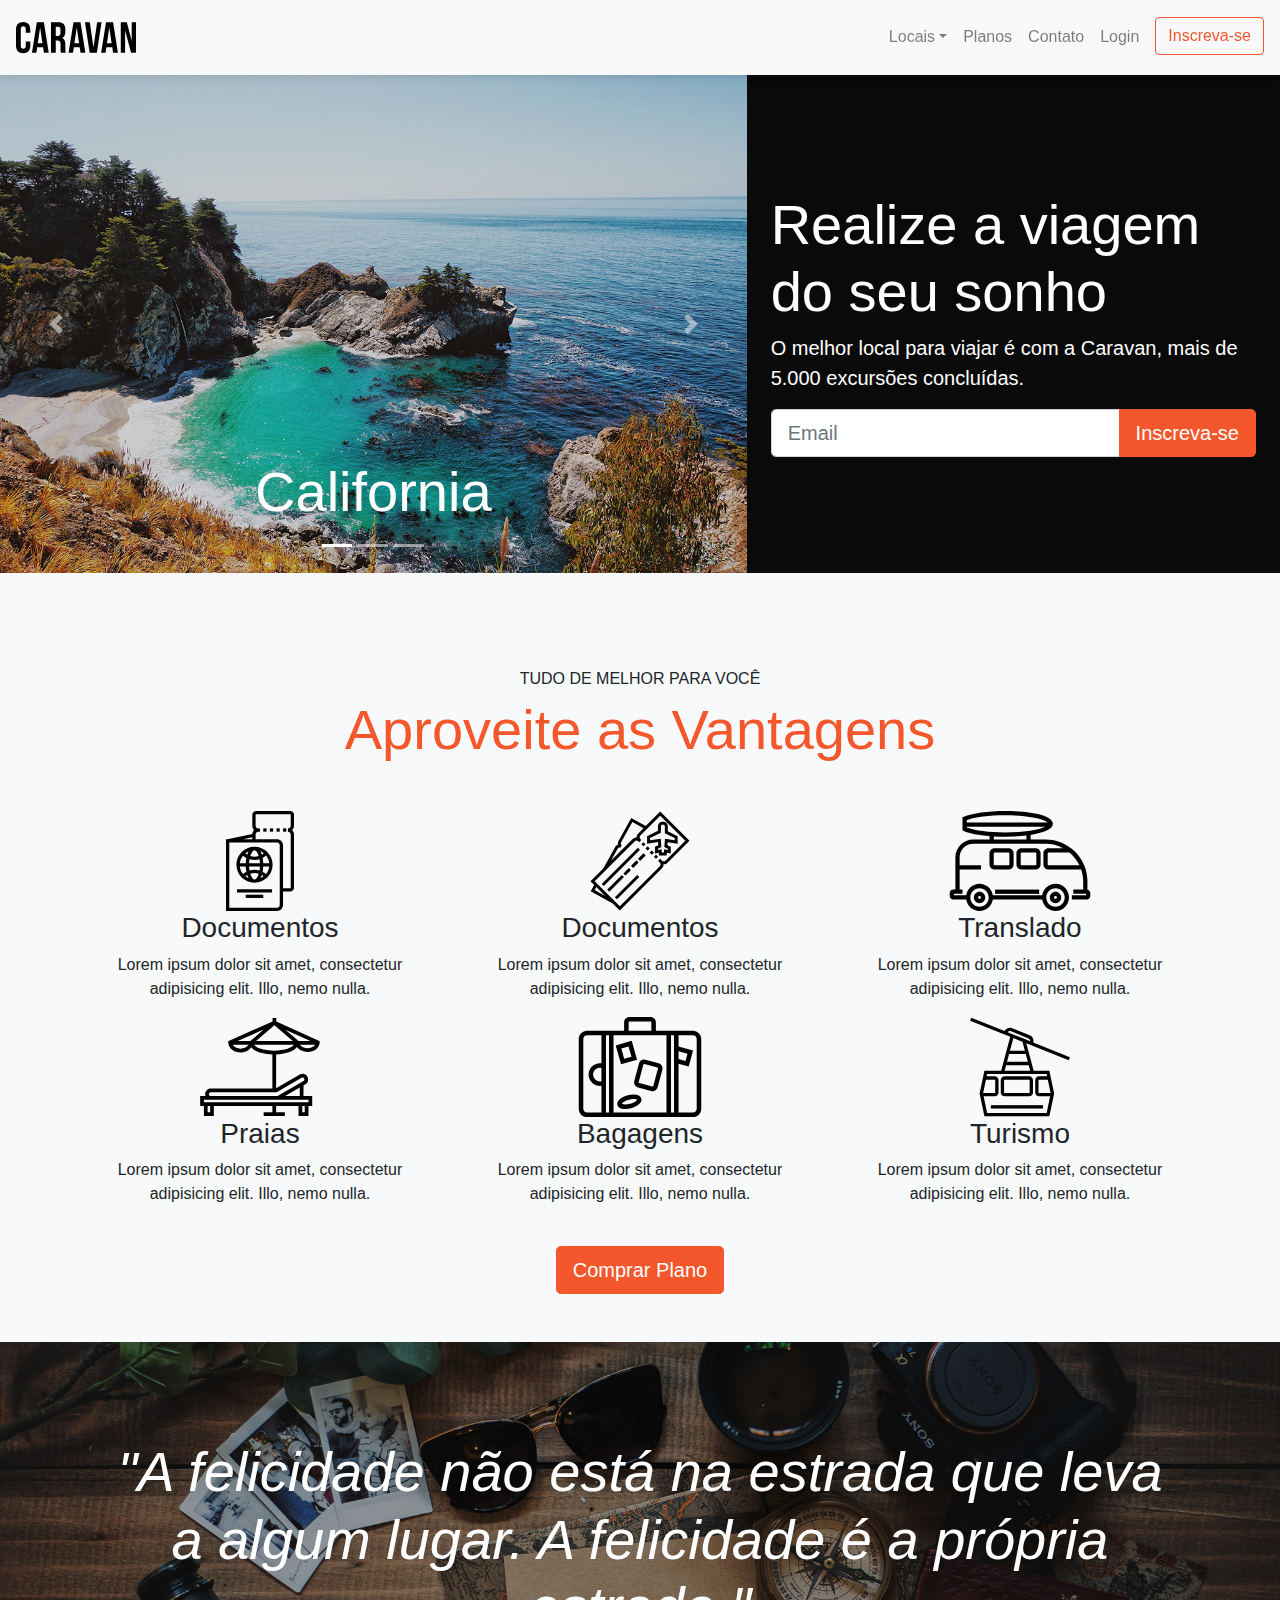
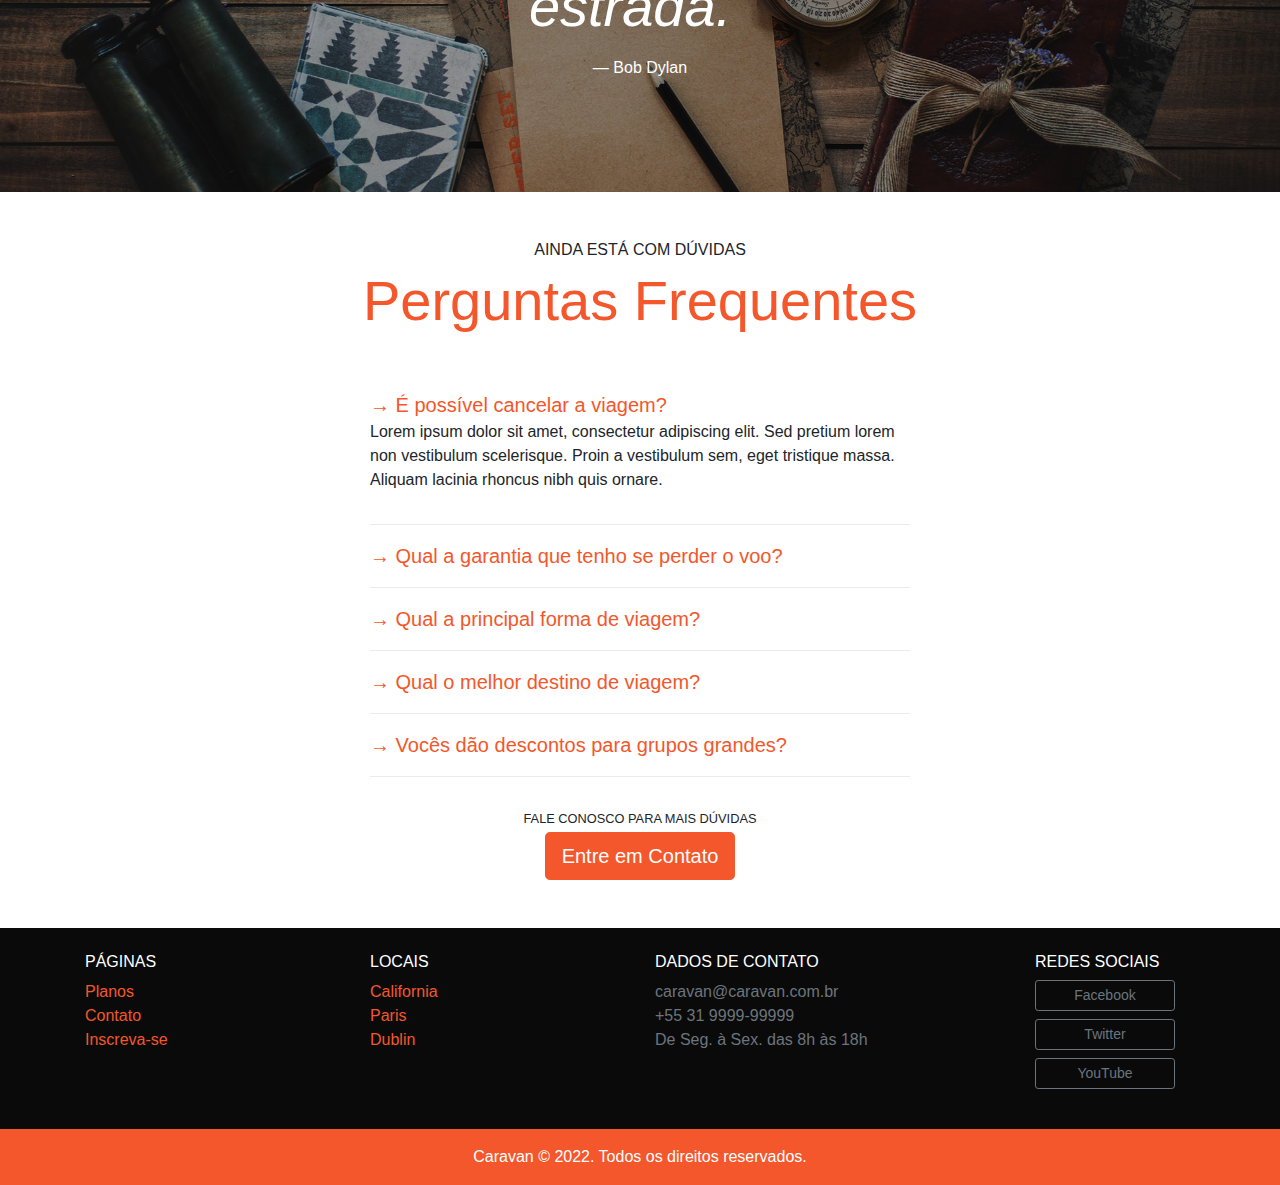
<file: index.html>
<!DOCTYPE html>
<html lang="pt-br">
<head>
    <meta charset="UTF-8">
    <meta http-equiv="X-UA-Compatible" content="IE=edge">
    <meta name="viewport" content="width=device-width, initial-scale=1.0">
    <link rel="stylesheet" href="css/bootstrap.css">
    <link rel="stylesheet" href="css/style.css">
    <title>Caravan</title>
</head>
<body>

    <div class="modal fade" id="modalLogin" tabindex="-1" role="dialog" aria-labelledby="modalLogin" aria-hidden="true">
        <div class="modal-dialog" role="document">
            <div class="modal-content">
                <div class="modal-header">
                    <h5 class="modal-title" id="modalLogin">Entre na Sua Conta</h5>
                    <button type="button" class="close" data-dismiss="modal" aria-label="Close">
                        <span aria-hidden="true">&times;</span>
                    </button>
                </div>
                <div class="modal-body">
                    <form>
                        <div class="form-group">
                            <label for="loginEmail">Email</label>
                            <input type="email" class="form-control" id="loginEmail">
                        </div>
                        <div class="form-group">
                            <label for="loginSenha">Senha</label>
                            <input type="password" class="form-control" id="loginSenha">
                        </div>
                        <button type="submit" class="btn btn-primary">Entrar na Conta</button>
                        <small class="form-text text-muted">Esqueceu a senha? <a href="#">Clique aqui.</a></small>
                    </form>
                </div>
            </div>
        </div>
    </div>

    <nav class="navbar navbar-expand-md navbar-light bg-light fixed-top py-3 box-shadow">
        <a href="index.html" class="navbar-brand">
            <img src="img/caravan.svg" alt="Caravan">
        </a>
        
        <button class="navbar-toggler" type="button" data-toggle="collapse" data-target="#navbarSupportedContent" aria-controls="navbarSupportedContent" aria-expanded="false" aria-label="Abrir Navegação">
            <span class="navbar-toggler-icon"></span>
        </button>
        
        <div class="collapse navbar-collapse" id="navbarSupportedContent">
            <ul class="navbar-nav ml-auto">
                <li class="nav-item dropdown">
                    <a class="nav-link dropdown-toggle" href="#" id="navbarDropdown" role="button" data-toggle="dropdown" aria-haspopup="true" aria-expanded="false">Locais</a>
                    <div class="dropdown-menu" aria-labelledby="navbarDropdown">
                        <a class="dropdown-item" href="local.html">California</a>
                        <a class="dropdown-item" href="local.html">Paris</a>
                        <a class="dropdown-item" href="local.html">Dublin</a>
                    </div>
                </li>
                <li class="nav-item">
                    <a class="nav-link" href="planos.html">Planos</a>
                </li>
                <li class="nav-item">
                    <a class="nav-link" href="contato.html">Contato</a>
                </li>
                <li class="nav-item">
                    <a class="nav-link" data-toggle="modal" data-target="#modalLogin" href="#">Login</a>
                </li>
                <li class="nav-item">
                    <a class="btn btn-outline-primary ml-md-2" href="inscricao.html">Inscreva-se</a>
                </li>
            </ul>
        </div>
    </nav>

    <section class="container-fluid">
        <div class="row bg-dark text-white">
            <div class="col-lg-7 p-0">
                <div id="carouselCidades" class="carousel slide" data-ride="carousel">
                    <ol class="carousel-indicators">
                        <li data-target="#carouselCidades" data-slide-to="0" class="active"></li>
                        <li data-target="#carouselCidades" data-slide-to="1"></li>
                        <li data-target="#carouselCidades" data-slide-to="2"></li>
                    </ol>
                    <div class="carousel-inner">
                        <div class="carousel-item active">
                            <img class="d-block w-100" src="img/california.jpg" alt="California">
                            <div class="carousel-caption">
                                <h3 class="display-4">California</h3>
                            </div>
                        </div>
                        <div class="carousel-item">
                            <img class="d-block w-100" src="img/paris.jpg" alt="Paris">
                            <div class="carousel-caption">
                                <h3 class="display-4">Paris</h3>
                            </div>
                        </div>
                        <div class="carousel-item">
                            <img class="d-block w-100" src="img/dublin.jpg" alt="Dublin">
                            <div class="carousel-caption">
                                <h3 class="display-4">Dublin</h3>
                            </div>
                        </div>
                    </div>
                    <a class="carousel-control-prev" href="#carouselCidades" role="button" data-slide="prev">
                        <span class="carousel-control-prev-icon" aria-hidden="true"></span>
                        <span class="sr-only">Anterior</span>
                    </a>
                    <a class="carousel-control-next" href="#carouselCidades" role="button" data-slide="next">
                        <span class="carousel-control-next-icon" aria-hidden="true"></span>
                        <span class="sr-only">Próximo</span>
                    </a>
                </div>
            </div>
            <div class="col-lg-5 p-4 align-self-center">
                <h1 class="display-4">Realize a viagem do seu sonho</h1>
                <p class="lead">O melhor local para viajar é com a Caravan, mais de 5.000 excursões concluídas.</p>
                <form>
                    <div class="input-group input-group-lg">
                        <input type="text" class="form-control" placeholder="Email" aria-label="Email">
                        <span class="input-group-append">
                            <button class="btn btn-primary" type="button">Inscreva-se</button>
                        </span>
                    </div>
                </form>
            </div>
        </div>
    </section>

    <section class="py-5 bg-light text-center">
        <div class="container">
            <div class="my-5">
                <span class="h6 d-block">TUDO DE MELHOR PARA VOCÊ</span>
                <h2 class="display-4 text-primary">Aproveite as Vantagens</h2>
            </div>
            <div class="row">
                <div class="col-xl-4 col-md-6">
                    <div style="height: 100px;" class="d-flex justify-content-center">
                        <img src="img/icones/passaporte.svg" alt="Passaporte">
                    </div>
                    <h3>Documentos</h3>
                    <p>Lorem ipsum dolor sit amet, consectetur adipisicing elit. Illo, nemo nulla.</p>
                </div>

                <div class="col-xl-4 col-md-6">
                    <div style="height: 100px;" class="d-flex justify-content-center">
                        <img src="img/icones/passagens.svg" alt="Passagens">
                    </div>
                    <h3>Documentos</h3>
                    <p>Lorem ipsum dolor sit amet, consectetur adipisicing elit. Illo, nemo nulla.</p>
                </div>

                <div class="col-xl-4 col-md-6">
                    <div style="height: 100px;" class="d-flex justify-content-center">
                        <img src="img/icones/translado.svg" alt="Translado">
                    </div>
                    <h3>Translado</h3>
                    <p>Lorem ipsum dolor sit amet, consectetur adipisicing elit. Illo, nemo nulla.</p>
                </div>

                <div class="col-xl-4 col-md-6">
                    <div style="height: 100px;" class="d-flex justify-content-center">
                        <img src="img/icones/praias.svg" alt="Praias">
                    </div>
                    <h3>Praias</h3>
                    <p>Lorem ipsum dolor sit amet, consectetur adipisicing elit. Illo, nemo nulla.</p>
                </div>

                <div class="col-xl-4 col-md-6">
                    <div style="height: 100px;" class="d-flex justify-content-center">
                        <img src="img/icones/bagagens.svg" alt="Bagagens">
                    </div>
                    <h3>Bagagens</h3>
                    <p>Lorem ipsum dolor sit amet, consectetur adipisicing elit. Illo, nemo nulla.</p>
                </div>

                <div class="col-xl-4 col-md-6">
                    <div style="height: 100px;" class="d-flex justify-content-center">
                        <img src="img/icones/turismo.svg" alt="Turismo">
                    </div>
                    <h3>Turismo</h3>
                    <p>Lorem ipsum dolor sit amet, consectetur adipisicing elit. Illo, nemo nulla.</p>
                </div>
            </div>

            <a href="planos.html" class="btn btn-primary btn-lg mt-4">Comprar Plano</a>
        </div>
    </section>

    <section id="home-quote" class="p-md-5">
        <blockquote class="blockquote text-center text-white p-md-5 p-3">
            <p class="display-4"><em>"A felicidade não está na estrada que leva a algum lugar. A felicidade é a própria estrada."</em></p>
            <footer class="blockquote-footer text-white">Bob Dylan</footer>
        </blockquote>
    </section>

    <section class="container">
        <div class="my-5 text-center">
            <span class="h6 d-block">AINDA ESTÁ COM DÚVIDAS</span>
            <h2 class="display-4 text-primary">Perguntas Frequentes</h2>
        </div>
        <div class="row justify-content-center">
            <div class="col-md-6" id="perguntas-frequentes" data-children=".pergunta">
                <div class="pergunta py-2">
                    <a class="lead" data-toggle="collapse" href="#pergunta1" aria-expanded="true" aria-controls="pergunta1">→ É possível cancelar a viagem?
                    </a>
                    <div id="pergunta1" class="collapse show" role="tabpanel" data-parent="#perguntas-frequentes">
                        <p>Lorem ipsum dolor sit amet, consectetur adipiscing elit. Sed pretium lorem non vestibulum scelerisque. Proin a vestibulum sem, eget tristique massa. Aliquam lacinia rhoncus nibh quis ornare.</p>
                    </div>
                </div>

                <div class="dropdown-divider"></div>

                <div class="pergunta py-2">
                    <a class="lead" data-toggle="collapse" href="#pergunta2" aria-expanded="true" aria-controls="pergunta2">→ Qual a garantia que tenho se perder o voo?
                    </a>
                    <div id="pergunta2" class="collapse" role="tabpanel" data-parent="#perguntas-frequentes">
                        <p>Lorem ipsum dolor sit amet, consectetur adipiscing elit. Sed pretium lorem non vestibulum scelerisque. Proin a vestibulum sem, eget tristique massa. Aliquam lacinia rhoncus nibh quis ornare.</p>
                    </div>
                </div>

                <div class="dropdown-divider"></div>

                <div class="pergunta py-2">
                    <a class="lead" data-toggle="collapse" href="#pergunta3" aria-expanded="true" aria-controls="pergunta3">→ Qual a principal forma de viagem?
                    </a>
                    <div id="pergunta3" class="collapse" role="tabpanel" data-parent="#perguntas-frequentes" >
                        <p>Lorem ipsum dolor sit amet, consectetur adipiscing elit. Sed pretium lorem non vestibulum scelerisque. Proin a vestibulum sem, eget tristique massa. Aliquam lacinia rhoncus nibh quis ornare.</p>
                    </div>
                </div>

                <div class="dropdown-divider"></div>

                <div class="pergunta py-2">
                    <a class="lead" data-toggle="collapse" href="#pergunta4" aria-expanded="true" aria-controls="pergunta4">→ Qual o melhor destino de viagem?
                    </a>
                    <div id="pergunta4" class="collapse" role="tabpanel" data-parent="#perguntas-frequentes" >
                        <p>Lorem ipsum dolor sit amet, consectetur adipiscing elit. Sed pretium lorem non vestibulum scelerisque. Proin a vestibulum sem, eget tristique massa. Aliquam lacinia rhoncus nibh quis ornare.</p>
                    </div>
                </div>

                <div class="dropdown-divider"></div>

                <div class="pergunta py-2">
                    <a class="lead" data-toggle="collapse" href="#pergunta5" aria-expanded="true" aria-controls="pergunta5">→ Vocês dão descontos para grupos grandes? 
                    </a>
                    <div id="pergunta5" class="collapse" role="tabpanel" data-parent="#perguntas-frequentes" >
                        <p>Lorem ipsum dolor sit amet, consectetur adipiscing elit. Sed pretium lorem non vestibulum scelerisque. Proin a vestibulum sem, eget tristique massa. Aliquam lacinia rhoncus nibh quis ornare.</p>
                    </div>
                </div>

                <div class="dropdown-divider"></div>

            </div>
        </div>
        <div class="text-center my-4">
            <p class="small m-1">FALE CONOSCO PARA MAIS DÚVIDAS</p>
            <a class="btn btn-primary btn-lg" href="contato.html">Entre em Contato</a>
        </div>
    </section>

    <footer class="bg-dark text-white mt-5">
        <div class="container py-4">
            <div class="row">
                <div class="col-md-3 col-6">
                    <h4 class="h6">
                        PÁGINAS
                    </h4>
                    <ul class="list-unstyled">
                        <li><a href="planos.html">Planos</a></li>
                        <li><a href="contato.html">Contato</a></li>
                        <li><a href="inscricao.html">Inscreva-se</a></li>
                    </ul>
                </div>

                <div class="col-md-3 col-6">
                    <h4 class="h6">
                        LOCAIS
                    </h4>
                    <ul class="list-unstyled">
                        <li><a href="local.html">California</a></li>
                        <li><a href="local.html">Paris</a></li>
                        <li><a href="local.html">Dublin</a></li>
                    </ul>
                </div>

                <div class="col-md-4 col-6">
                    <h4 class="h6">
                        DADOS DE CONTATO
                    </h4>
                    <ul class="list-unstyled text-secondary">
                        <li>caravan@caravan.com.br</li>
                        <li>+55 31 9999-99999</li>
                        <li>De Seg. à Sex. das 8h às 18h</li>
                    </ul>
                </div>

                <div class="col-md-2 col-6">
                    <h4 class="h6">
                        REDES SOCIAIS
                    </h4>
                    <ul class="list-unstyled">
                        <li><a class="btn btn-outline-secondary mb-2 btn-block btn-sm" href="#" style="max-width: 140px">Facebook</a></li>
                        <li><a class="btn btn-outline-secondary mb-2 btn-block btn-sm" href="#" style="max-width: 140px">Twitter</a></li>
                        <li><a class="btn btn-outline-secondary mb-2 btn-block btn-sm" href="#" style="max-width: 140px">YouTube</a></li>
                    </ul>
                </div>
            </div>
        </div>

        <div class="bg-primary text-center py-3">
            <p class="mb-0">Caravan &copy; 2022. Todos os direitos reservados.</p>
        </div>
    </footer>

    <script type="text/javascript" src="js/jquery-3.2.1.slim.min.js"></script>
    <script type="text/javascript" src="js/popper.min.js"></script>
    <script type="text/javascript" src="js/bootstrap.min.js"></script>
    <script type="text/javascript" src="js/script.js"></script>
</body>
</html>
</file>
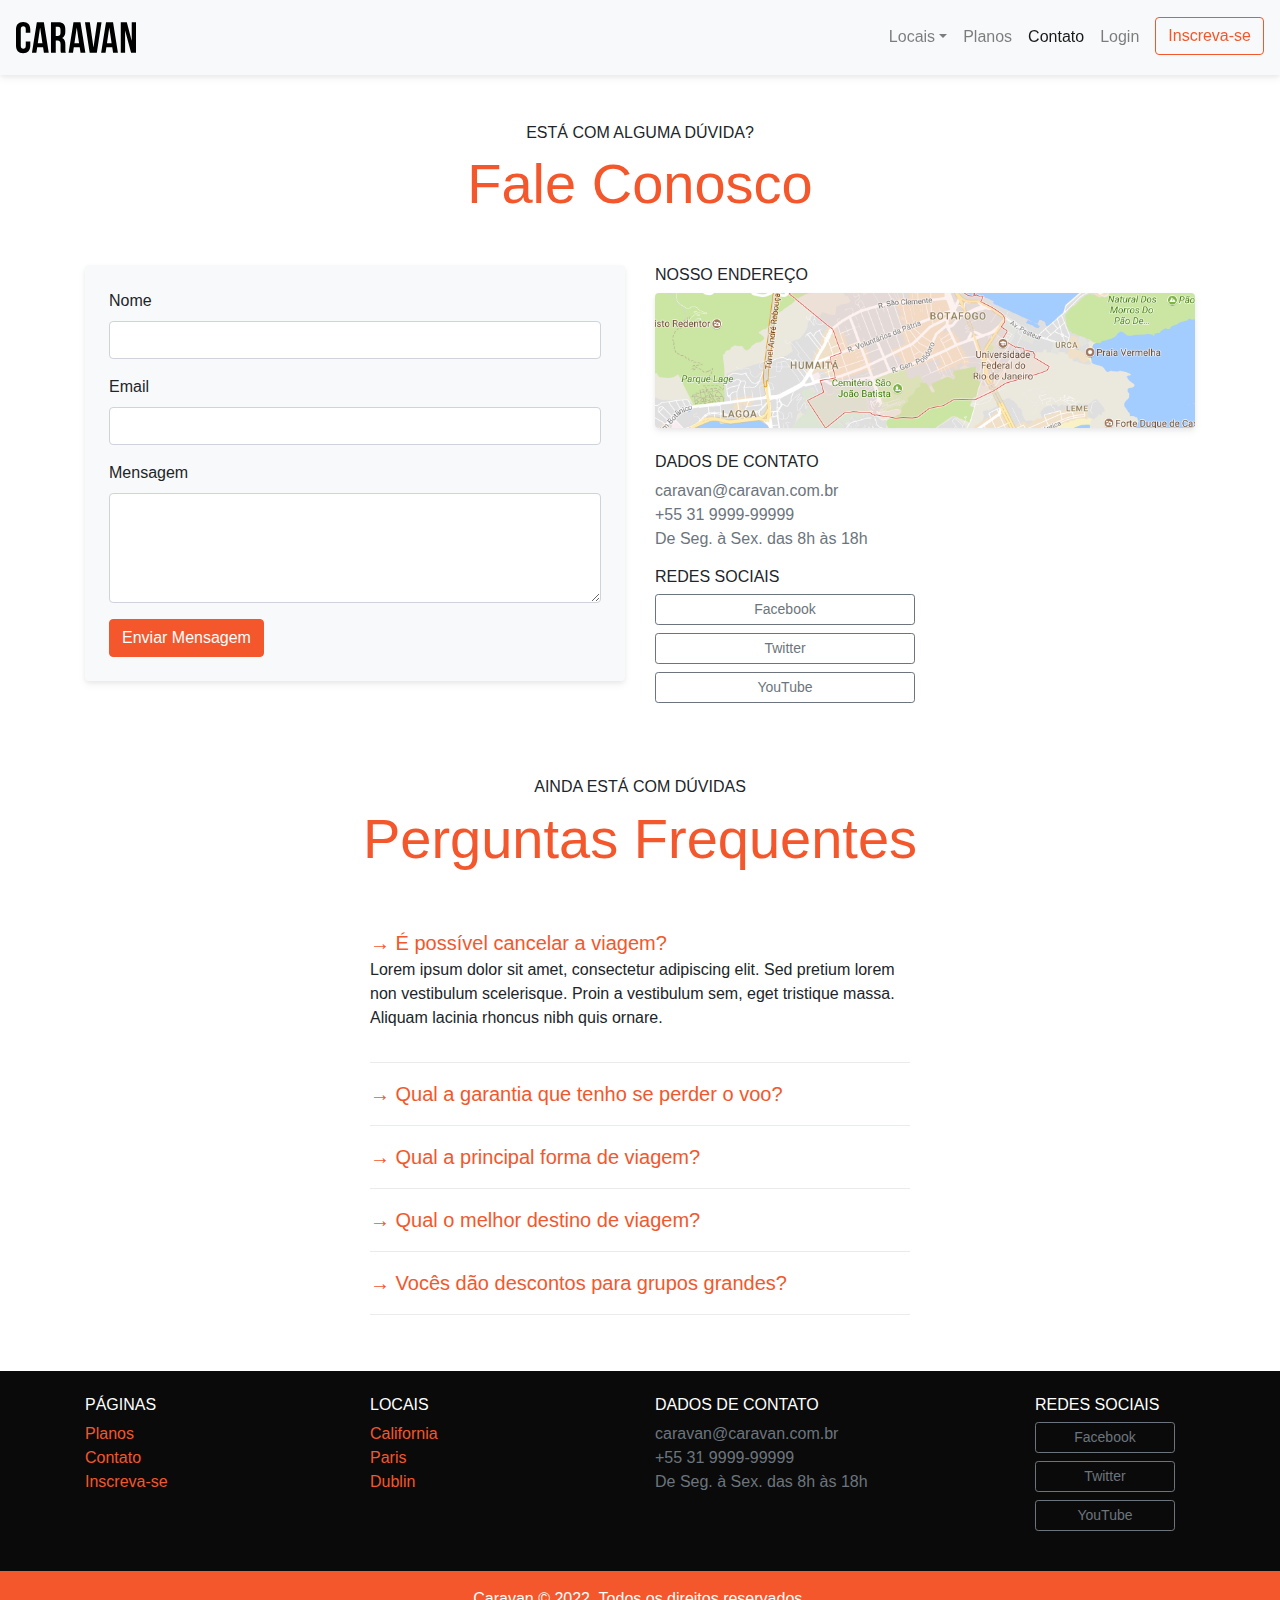
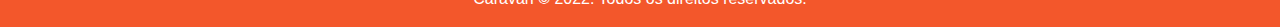
<file: contato.html>
<!DOCTYPE html>
<html lang="pt-br">
<head>
    <meta charset="UTF-8">
    <meta http-equiv="X-UA-Compatible" content="IE=edge">
    <meta name="viewport" content="width=device-width, initial-scale=1.0">
    <link rel="stylesheet" href="css/bootstrap.css">
    <link rel="stylesheet" href="css/style.css">
    <title>Contato | Caravan</title>
</head>
<body>

    <div class="modal fade" id="modalLogin" tabindex="-1" role="dialog" aria-labelledby="modalLogin" aria-hidden="true">
        <div class="modal-dialog" role="document">
            <div class="modal-content">
                <div class="modal-header">
                    <h5 class="modal-title" id="modalLogin">Entre na Sua Conta</h5>
                    <button type="button" class="close" data-dismiss="modal" aria-label="Close">
                        <span aria-hidden="true">&times;</span>
                    </button>
                </div>
                <div class="modal-body">
                    <form>
                        <div class="form-group">
                            <label for="loginEmail">Email</label>
                            <input type="email" class="form-control" id="loginEmail">
                        </div>
                        <div class="form-group">
                            <label for="loginSenha">Senha</label>
                            <input type="password" class="form-control" id="loginSenha">
                        </div>
                        <button type="submit" class="btn btn-primary">Entrar na Conta</button>
                        <small class="form-text text-muted">Esqueceu a senha? <a href="#">Clique aqui.</a></small>
                    </form>
                </div>
            </div>
        </div>
    </div>

    <nav class="navbar navbar-expand-md navbar-light bg-light fixed-top py-3 box-shadow">
        <a href="index.html" class="navbar-brand">
            <img src="img/caravan.svg" alt="Caravan">
        </a>
        
        <button class="navbar-toggler" type="button" data-toggle="collapse" data-target="#navbarSupportedContent" aria-controls="navbarSupportedContent" aria-expanded="false" aria-label="Abrir Navegação">
            <span class="navbar-toggler-icon"></span>
        </button>
        
        <div class="collapse navbar-collapse" id="navbarSupportedContent">
            <ul class="navbar-nav ml-auto">
                <li class="nav-item dropdown">
                    <a class="nav-link dropdown-toggle" href="#" id="navbarDropdown" role="button" data-toggle="dropdown" aria-haspopup="true" aria-expanded="false">Locais</a>
                    <div class="dropdown-menu" aria-labelledby="navbarDropdown">
                        <a class="dropdown-item" href="local.html">California</a>
                        <a class="dropdown-item" href="local.html">Paris</a>
                        <a class="dropdown-item" href="local.html">Dublin</a>
                    </div>
                </li>
                <li class="nav-item">
                    <a class="nav-link" href="planos.html">Planos</a>
                </li>
                <li class="nav-item">
                    <a class="nav-link active" href="contato.html">Contato</a>
                </li>
                <li class="nav-item">
                    <a class="nav-link" data-toggle="modal" data-target="#modalLogin" href="#">Login</a>
                </li>
                <li class="nav-item">
                    <a class="btn btn-outline-primary ml-md-2" href="inscricao.html">Inscreva-se</a>
                </li>
            </ul>
        </div>
    </nav>

    <section class="container">
        <div class="my-5 text-center">
            <span class="h6 d-block">ESTÁ COM ALGUMA DÚVIDA?</span>
            <h1 class="display-4 text-primary">Fale Conosco</h1>
        </div>
        <div class="row">
            <div class="col-lg mb-5">
                <form class="bg-light rounded p-4 box-shadow">
                    <div class="form-group">
                        <label for="clienteNome">Nome</label>
                        <input type="text" class="form-control" id="clienteNome">
                    </div>
                    <div class="form-group">
                        <label for="clienteEmail">Email</label>
                        <input type="email" class="form-control" id="clienteEmail">
                    </div>
                    <div class="form-group">
                        <label for="clienteMensagem">Mensagem</label>
                        <textarea id="clienteMensagem" rows="4" class="form-control"></textarea>
                    </div>
                    <button type="submit" class="btn btn-primary">Enviar Mensagem</button>
                </form>
            </div>
            <div class="col-lg">
                <h2 class="h6">NOSSO ENDEREÇO</h2>
                <a href=""><img class="img-fluid box-shadow rounded mb-4" src="img/mapa.png" alt="Endereço da Empresa"></a>
                <h2 class="h6">
                    DADOS DE CONTATO
                </h2>
                <ul class="list-unstyled text-secondary">
                    <li>caravan@caravan.com.br</li>
                    <li>+55 31 9999-99999</li>
                    <li>De Seg. à Sex. das 8h às 18h</li>
                </ul>

                <h2 class="h6">
                    REDES SOCIAIS
                </h2>
                <ul class="list-unstyled" style="max-width: 260px">
                    <li><a class="btn btn-outline-secondary mb-2 btn-block btn-sm" href="#">Facebook</a></li>
                    <li><a class="btn btn-outline-secondary mb-2 btn-block btn-sm" href="#">Twitter</a></li>
                    <li><a class="btn btn-outline-secondary mb-2 btn-block btn-sm" href="#">YouTube</a></li>
                </ul>
            </div>
        </div>
    </section>

    <section class="container">
        <div class="my-5 text-center">
            <span class="h6 d-block">AINDA ESTÁ COM DÚVIDAS</span>
            <h2 class="display-4 text-primary">Perguntas Frequentes</h2>
        </div>
        <div class="row justify-content-center">
            <div class="col-md-6" id="perguntas-frequentes" data-children=".pergunta">
                <div class="pergunta py-2">
                    <a class="lead" data-toggle="collapse" href="#pergunta1" aria-expanded="true" aria-controls="pergunta1">→ É possível cancelar a viagem?
                    </a>
                    <div id="pergunta1" class="collapse show" role="tabpanel" data-parent="#perguntas-frequentes">
                        <p>Lorem ipsum dolor sit amet, consectetur adipiscing elit. Sed pretium lorem non vestibulum scelerisque. Proin a vestibulum sem, eget tristique massa. Aliquam lacinia rhoncus nibh quis ornare.</p>
                    </div>
                </div>

                <div class="dropdown-divider"></div>

                <div class="pergunta py-2">
                    <a class="lead" data-toggle="collapse" href="#pergunta2" aria-expanded="true" aria-controls="pergunta2">→ Qual a garantia que tenho se perder o voo?
                    </a>
                    <div id="pergunta2" class="collapse" role="tabpanel" data-parent="#perguntas-frequentes">
                        <p>Lorem ipsum dolor sit amet, consectetur adipiscing elit. Sed pretium lorem non vestibulum scelerisque. Proin a vestibulum sem, eget tristique massa. Aliquam lacinia rhoncus nibh quis ornare.</p>
                    </div>
                </div>

                <div class="dropdown-divider"></div>

                <div class="pergunta py-2">
                    <a class="lead" data-toggle="collapse" href="#pergunta3" aria-expanded="true" aria-controls="pergunta3">→ Qual a principal forma de viagem?
                    </a>
                    <div id="pergunta3" class="collapse" role="tabpanel" data-parent="#perguntas-frequentes" >
                        <p>Lorem ipsum dolor sit amet, consectetur adipiscing elit. Sed pretium lorem non vestibulum scelerisque. Proin a vestibulum sem, eget tristique massa. Aliquam lacinia rhoncus nibh quis ornare.</p>
                    </div>
                </div>

                <div class="dropdown-divider"></div>

                <div class="pergunta py-2">
                    <a class="lead" data-toggle="collapse" href="#pergunta4" aria-expanded="true" aria-controls="pergunta4">→ Qual o melhor destino de viagem?
                    </a>
                    <div id="pergunta4" class="collapse" role="tabpanel" data-parent="#perguntas-frequentes" >
                        <p>Lorem ipsum dolor sit amet, consectetur adipiscing elit. Sed pretium lorem non vestibulum scelerisque. Proin a vestibulum sem, eget tristique massa. Aliquam lacinia rhoncus nibh quis ornare.</p>
                    </div>
                </div>

                <div class="dropdown-divider"></div>

                <div class="pergunta py-2">
                    <a class="lead" data-toggle="collapse" href="#pergunta5" aria-expanded="true" aria-controls="pergunta5">→ Vocês dão descontos para grupos grandes? 
                    </a>
                    <div id="pergunta5" class="collapse" role="tabpanel" data-parent="#perguntas-frequentes" >
                        <p>Lorem ipsum dolor sit amet, consectetur adipiscing elit. Sed pretium lorem non vestibulum scelerisque. Proin a vestibulum sem, eget tristique massa. Aliquam lacinia rhoncus nibh quis ornare.</p>
                    </div>
                </div>

                <div class="dropdown-divider"></div>

            </div>
        </div>
    </section>

    <footer class="bg-dark text-white mt-5">
        <div class="container py-4">
            <div class="row">
                <div class="col-md-3 col-6">
                    <h4 class="h6">
                        PÁGINAS
                    </h4>
                    <ul class="list-unstyled">
                        <li><a href="planos.html">Planos</a></li>
                        <li><a href="contato.html">Contato</a></li>
                        <li><a href="inscricao.html">Inscreva-se</a></li>
                    </ul>
                </div>

                <div class="col-md-3 col-6">
                    <h4 class="h6">
                        LOCAIS
                    </h4>
                    <ul class="list-unstyled">
                        <li><a href="local.html">California</a></li>
                        <li><a href="local.html">Paris</a></li>
                        <li><a href="local.html">Dublin</a></li>
                    </ul>
                </div>

                <div class="col-md-4 col-6">
                    <h4 class="h6">
                        DADOS DE CONTATO
                    </h4>
                    <ul class="list-unstyled text-secondary">
                        <li>caravan@caravan.com.br</li>
                        <li>+55 31 9999-99999</li>
                        <li>De Seg. à Sex. das 8h às 18h</li>
                    </ul>
                </div>

                <div class="col-md-2 col-6">
                    <h4 class="h6">
                        REDES SOCIAIS
                    </h4>
                    <ul class="list-unstyled">
                        <li><a class="btn btn-outline-secondary mb-2 btn-block btn-sm" href="#" style="max-width: 140px">Facebook</a></li>
                        <li><a class="btn btn-outline-secondary mb-2 btn-block btn-sm" href="#" style="max-width: 140px">Twitter</a></li>
                        <li><a class="btn btn-outline-secondary mb-2 btn-block btn-sm" href="#" style="max-width: 140px">YouTube</a></li>
                    </ul>
                </div>
            </div>
        </div>

        <div class="bg-primary text-center py-3">
            <p class="mb-0">Caravan &copy; 2022. Todos os direitos reservados.</p>
        </div>
    </footer>

    <script type="text/javascript" src="js/jquery-3.2.1.slim.min.js"></script>
    <script type="text/javascript" src="js/popper.min.js"></script>
    <script type="text/javascript" src="js/bootstrap.min.js"></script>
    <script type="text/javascript" src="js/script.js"></script>
</body>
</html>
</file>
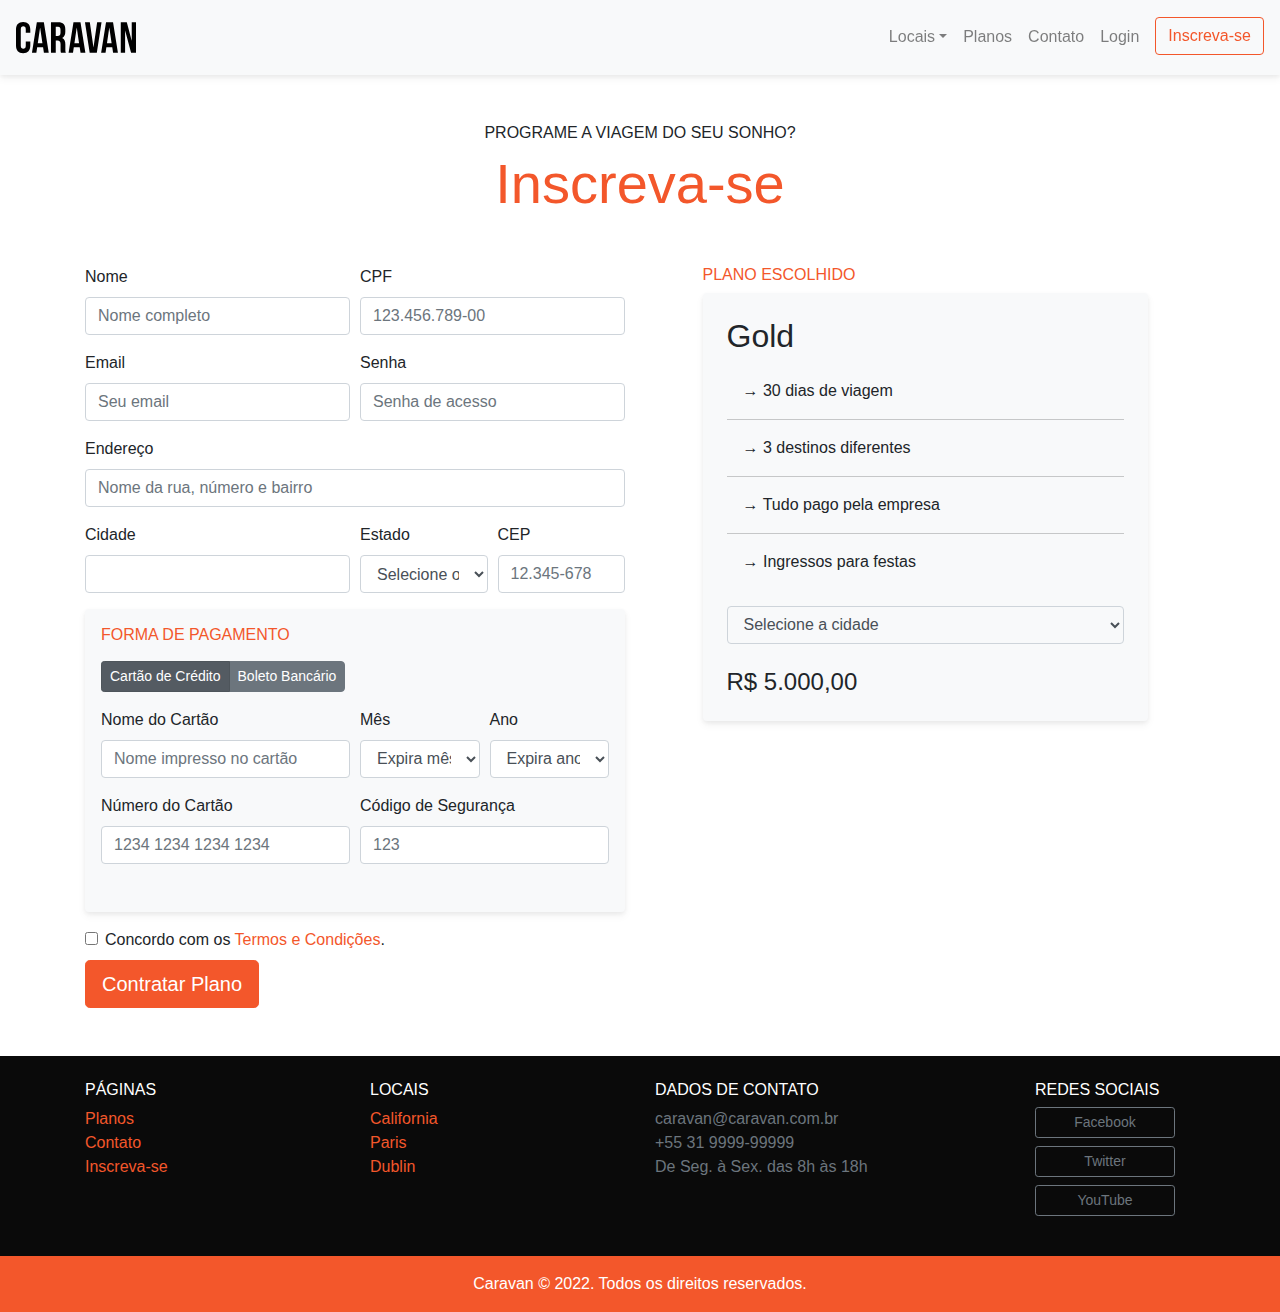
<file: inscricao.html>
<!DOCTYPE html>
<html lang="pt-br">
<head>
    <meta charset="UTF-8">
    <meta http-equiv="X-UA-Compatible" content="IE=edge">
    <meta name="viewport" content="width=device-width, initial-scale=1.0">
    <link rel="stylesheet" href="css/bootstrap.css">
    <link rel="stylesheet" href="css/style.css">
    <title>Inscreva-se | Caravan</title>
</head>
<body>

    <div class="modal fade" id="modalLogin" tabindex="-1" role="dialog" aria-labelledby="modalLogin" aria-hidden="true">
        <div class="modal-dialog" role="document">
            <div class="modal-content">
                <div class="modal-header">
                    <h5 class="modal-title" id="modalLogin">Entre na Sua Conta</h5>
                    <button type="button" class="close" data-dismiss="modal" aria-label="Close">
                        <span aria-hidden="true">&times;</span>
                    </button>
                </div>
                <div class="modal-body">
                    <form>
                        <div class="form-group">
                            <label for="loginEmail">Email</label>
                            <input type="email" class="form-control" id="loginEmail">
                        </div>
                        <div class="form-group">
                            <label for="loginSenha">Senha</label>
                            <input type="password" class="form-control" id="loginSenha">
                        </div>
                        <button type="submit" class="btn btn-primary">Entrar na Conta</button>
                        <small class="form-text text-muted">Esqueceu a senha? <a href="#">Clique aqui.</a></small>
                    </form>
                </div>
            </div>
        </div>
    </div>

    <nav class="navbar navbar-expand-md navbar-light bg-light fixed-top py-3 box-shadow">
        <a href="index.html" class="navbar-brand">
            <img src="img/caravan.svg" alt="Caravan">
        </a>
        
        <button class="navbar-toggler" type="button" data-toggle="collapse" data-target="#navbarSupportedContent" aria-controls="navbarSupportedContent" aria-expanded="false" aria-label="Abrir Navegação">
            <span class="navbar-toggler-icon"></span>
        </button>
        
        <div class="collapse navbar-collapse" id="navbarSupportedContent">
            <ul class="navbar-nav ml-auto">
                <li class="nav-item dropdown">
                    <a class="nav-link dropdown-toggle" href="#" id="navbarDropdown" role="button" data-toggle="dropdown" aria-haspopup="true" aria-expanded="false">Locais</a>
                    <div class="dropdown-menu" aria-labelledby="navbarDropdown">
                        <a class="dropdown-item" href="local.html">California</a>
                        <a class="dropdown-item" href="local.html">Paris</a>
                        <a class="dropdown-item" href="local.html">Dublin</a>
                    </div>
                </li>
                <li class="nav-item">
                    <a class="nav-link" href="planos.html">Planos</a>
                </li>
                <li class="nav-item">
                    <a class="nav-link" href="contato.html">Contato</a>
                </li>
                <li class="nav-item">
                    <a class="nav-link" data-toggle="modal" data-target="#modalLogin" href="#">Login</a>
                </li>
                <li class="nav-item">
                    <a class="btn btn-outline-primary ml-md-2" href="inscricao.html">Inscreva-se</a>
                </li>
            </ul>
        </div>
    </nav>

    <section class="container">
        <div class="my-5 text-center">
            <span class="h6 d-block">PROGRAME A VIAGEM DO SEU SONHO?</span>
            <h1 class="display-4 text-primary">Inscreva-se</h1>
        </div>
        <div class="row">
            <form class="col-lg-6">
                <div class="form-row">
                    <div class="form-group col-md-6">
                        <label for="inputNome">Nome</label>
                        <input type="text" id="inputNome" class="form-control" placeholder="Nome completo">
                    </div>

                    <div class="form-group col-md-6">
                        <label for="inputCPF">CPF</label>
                        <input type="text" id="inputCPF" class="form-control" placeholder="123.456.789-00">
                    </div>

                    <div class="form-group col-md-6">
                        <label for="inputEmail">Email</label>
                        <input type="email" id="inputEmail" class="form-control" placeholder="Seu email">
                    </div>

                    <div class="form-group col-md-6">
                        <label for="inputSenha">Senha</label>
                        <input type="password" id="inputSenha" class="form-control" placeholder="Senha de acesso">
                    </div>

                    <div class="form-group col-12">
                        <label for="inputEndereco">Endereço</label>
                        <input type="text" id="inputEndereco" class="form-control" placeholder="Nome da rua, número e bairro">
                    </div>

                    <div class="form-group col-md-6">
                        <label for="inputCidade">Cidade</label>
                        <input type="text" id="inputCidade" class="form-control">
                    </div>

                    <div class="form-group col-md-3 col-6">
                        <label for="inputEstado">Estado</label>
                        <select class="form-control" id="inputEstado">
                            <option>Selecione o Estado</option>
                            <option>Rio de Janeiro</option>
                            <option>São Paulo</option>
                            <option>Paraná</option>
                            <option>Ceará</option>
                            <option>Acre</option>
                        </select>
                    </div>

                    <div class="form-group col-md-3 col-6">
                        <label for="inputCep">CEP</label>
                        <input type="text" id="inputCep" class="form-control" placeholder="12.345-678">
                    </div>
                </div>

                <div class="bg-light rounded box-shadow p-3 form-group">
                    <h2 class="h6 text-primary mb-3">FORMA DE PAGAMENTO</h2>

                    <nav class="nav btn-group mb-3" id="formaPagamento" role="tablist">
                        <button type="button" class="btn btn-secondary active btn-sm" id="nav-cartao-tab" data-toggle="tab" href="#nav-cartao" role="tab" aria-controls="nav-cartao" aria-selected="true">Cartão de Crédito</button>
                        <button type="button" class="btn btn-secondary btn-sm rounded-right" id="nav-boleto-tab" data-toggle="tab" href="#nav-boleto" role="tab" aria-controls="nav-boleto" aria-selected="false">Boleto Bancário</button>

                        <div class="tab-content mt-3" id="formaPagamentoConteudo">
                            <div class="tab-pane fade show active" id="nav-cartao" role="tabpanel" aria-labelledby="nav-cartao-tab">
                                <div class="form-row">
                                    <div class="form-group col-md-6">
                                        <label for="inputCartao">Nome do Cartão</label>
                                        <input type="text" class="form-control" id="inputCartao" placeholder="Nome impresso no cartão">
                                    </div>

                                    <div class="form-group col-md-3 col-6">
                                        <label for="inputMes">Mês</label>
                                        <select id="inputMes" class="form-control">
                                            <option value="">Expira mês...</option>
                                            <option>01</option>
                                            <option>02</option>
                                            <option>03</option>
                                            <option>04</option>
                                            <option>05</option>
                                            <option>06</option>
                                            <option>07</option>
                                            <option>08</option>
                                            <option>09</option>
                                            <option>10</option>
                                            <option>11</option>
                                            <option>12</option>
                                        </select>
                                    </div>

                                    <div class="form-group col-md-3 col-6">
                                        <label for="inputAno">Ano</label>
                                        <select id="inputAno" class="form-control">
                                            <option value="">Expira ano...</option>
                                            <option>2022</option>
                                            <option>2023</option>
                                            <option>2024</option>
                                            <option>2025</option>
                                            <option>2026</option>
                                            <option>2027</option>
                                            <option>2028</option>
                                            <option>2029</option>
                                            <option>2030</option>
                                            <option>2031</option>
                                            <option>2032</option>
                                            <option>2033</option>
                                        </select>
                                    </div>

                                    <div class="form-group col-md-6">
                                        <label for="inputNumeroCartao">Número do Cartão</label>
                                        <input type="text" class="form-control" id="inputNumeroCartao" placeholder="1234 1234 1234 1234">
                                    </div>

                                    <div class="form-group col-md-6">
                                        <label for="inputCodigoSeguranca">Código de Segurança</label>
                                        <input type="text" class="form-control" id="inputCodigoSeguranca" placeholder="123">
                                    </div>
                                </div>
                            </div>
                            <div class="tab-pane fade" id="nav-boleto" role="tabpanel" aria-labelledby="nav-boleto-tab">
                                <p class="lead mt-1">Clique em contratar plano para enviarmos um boleto para o seu e-mail.</p>
                            </div>
                        </div>
                    </nav>
                </div>
                
                <div class="form-check mt-1 mb-2">
                    <input type="checkbox" class="form-check-input" id="exampleCheck1">
                    <label class="form-check-label" for="form-check-input">Concordo com os <a href="#">Termos e Condições</a>.</label>
                </div>

                <button type="submit" class="btn btn-primary btn-lg">Contratar Plano</button>

            </form>

            <div class="col-lg-5 mx-auto order-first order-lg-1 mb-5">
                <h2 class="h6 text-primary">
                    PLANO ESCOLHIDO
                </h2>
                <div class="bg-light rounded p-4 box-shadow">
                    <h2>Gold</h2>
                    <ul class="lista-plano list-unstyled">
                        <li>→ 30 dias de viagem</li>
                        <li>→ 3 destinos diferentes</li>
                        <li>→ Tudo pago pela empresa</li>
                        <li>→ Ingressos para festas</li>
                    </ul>
    
                    <form>
                        <div class="form-group">
                            <select class="form-control bg-light" id="inputCidades">
                              <option>Selecione a cidade</option>
                              <option>California</option>
                              <option>Paris</option>
                              <option>Dublin</option>
                            </select>
                          </div>
                    </form>
                    <div class="row mt-4">
                        <div class="col">
                            <span class="h4">
                                R$ 5.000,00
                            </span>
                        </div>
                    </div>
                </div>
            </div>
        </div>
    </section>

    <footer class="bg-dark text-white mt-5">
        <div class="container py-4">
            <div class="row">
                <div class="col-md-3 col-6">
                    <h4 class="h6">
                        PÁGINAS
                    </h4>
                    <ul class="list-unstyled">
                        <li><a href="planos.html">Planos</a></li>
                        <li><a href="contato.html">Contato</a></li>
                        <li><a href="inscricao.html">Inscreva-se</a></li>
                    </ul>
                </div>

                <div class="col-md-3 col-6">
                    <h4 class="h6">
                        LOCAIS
                    </h4>
                    <ul class="list-unstyled">
                        <li><a href="local.html">California</a></li>
                        <li><a href="local.html">Paris</a></li>
                        <li><a href="local.html">Dublin</a></li>
                    </ul>
                </div>

                <div class="col-md-4 col-6">
                    <h4 class="h6">
                        DADOS DE CONTATO
                    </h4>
                    <ul class="list-unstyled text-secondary">
                        <li>caravan@caravan.com.br</li>
                        <li>+55 31 9999-99999</li>
                        <li>De Seg. à Sex. das 8h às 18h</li>
                    </ul>
                </div>

                <div class="col-md-2 col-6">
                    <h4 class="h6">
                        REDES SOCIAIS
                    </h4>
                    <ul class="list-unstyled">
                        <li><a class="btn btn-outline-secondary mb-2 btn-block btn-sm" href="#" style="max-width: 140px">Facebook</a></li>
                        <li><a class="btn btn-outline-secondary mb-2 btn-block btn-sm" href="#" style="max-width: 140px">Twitter</a></li>
                        <li><a class="btn btn-outline-secondary mb-2 btn-block btn-sm" href="#" style="max-width: 140px">YouTube</a></li>
                    </ul>
                </div>
            </div>
        </div>

        <div class="bg-primary text-center py-3">
            <p class="mb-0">Caravan &copy; 2022. Todos os direitos reservados.</p>
        </div>
    </footer>

    <script type="text/javascript" src="js/jquery-3.2.1.slim.min.js"></script>
    <script type="text/javascript" src="js/popper.min.js"></script>
    <script type="text/javascript" src="js/bootstrap.min.js"></script>
    <script type="text/javascript" src="js/script.js"></script>
</body>
</html>
</file>
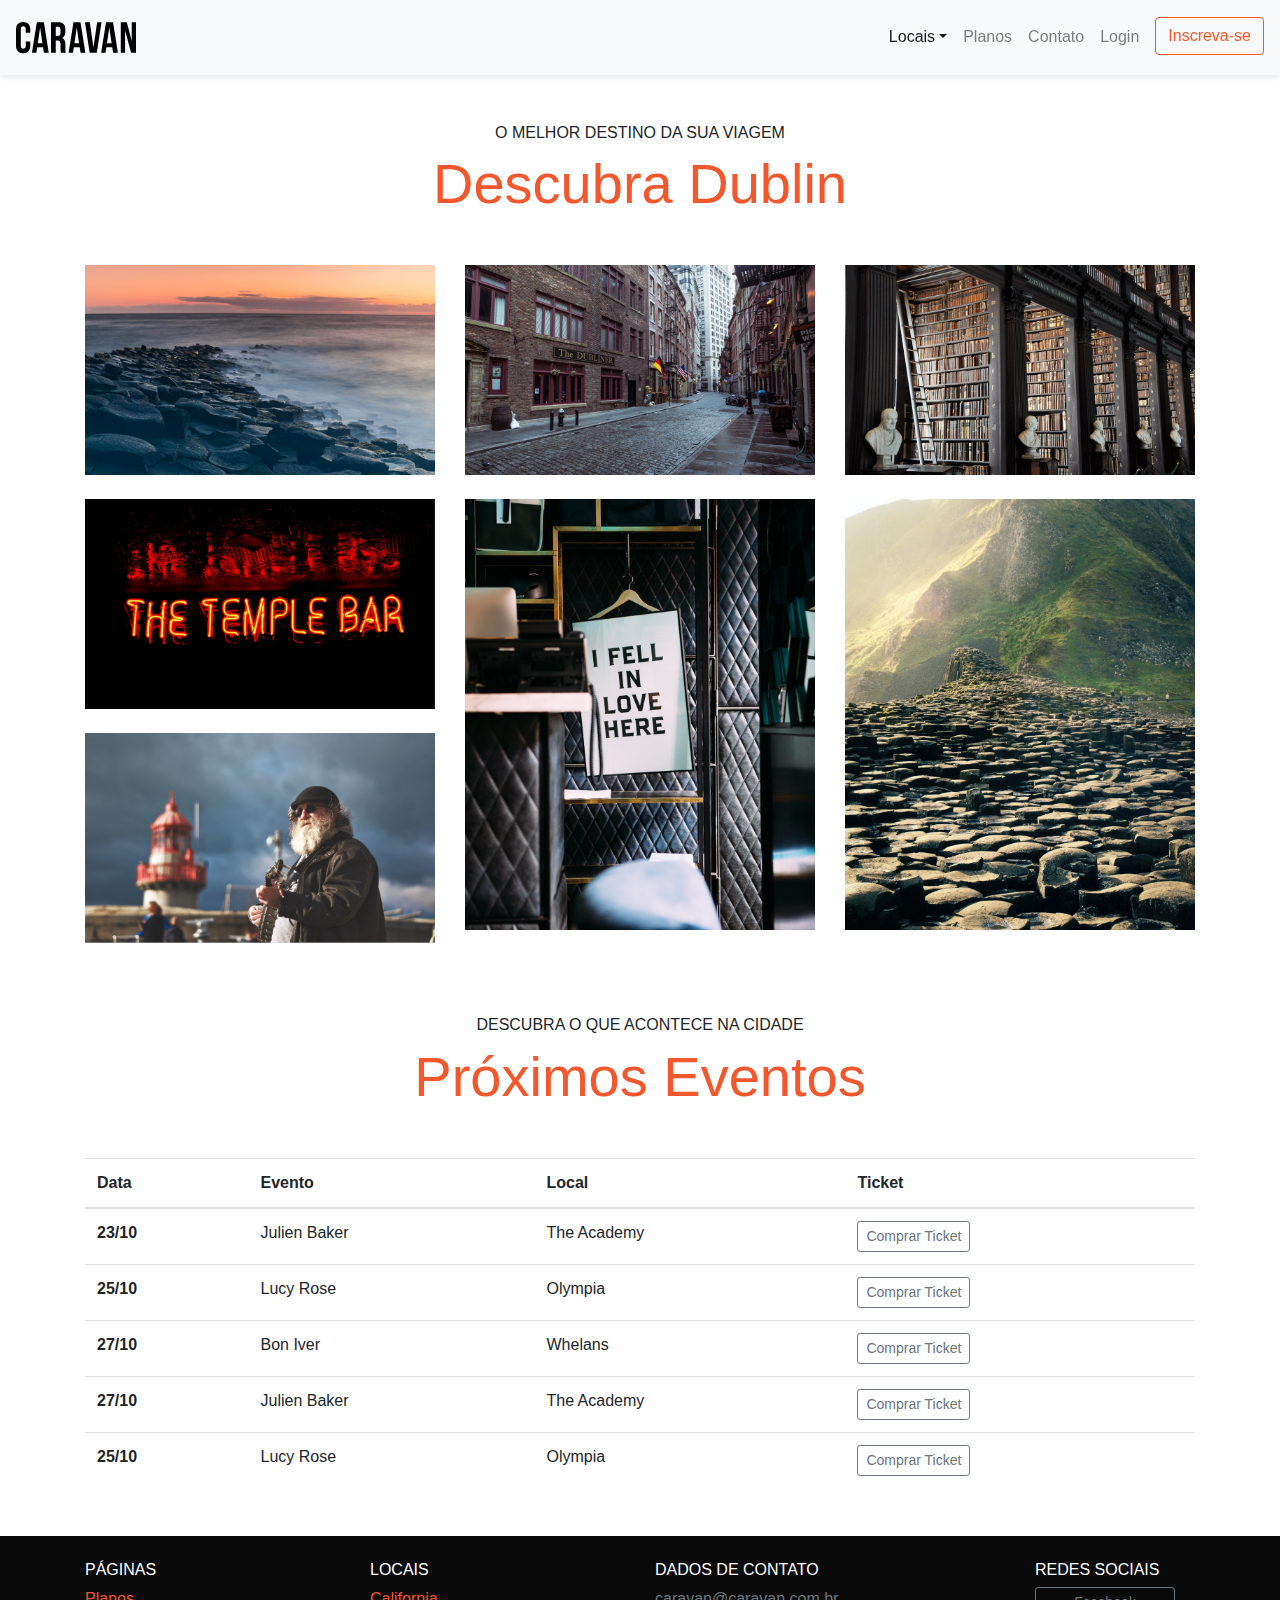
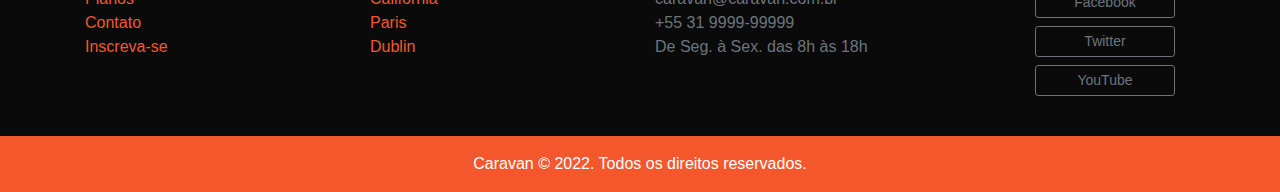
<file: local.html>
<!DOCTYPE html>
<html lang="pt-br">
<head>
    <meta charset="UTF-8">
    <meta http-equiv="X-UA-Compatible" content="IE=edge">
    <meta name="viewport" content="width=device-width, initial-scale=1.0">
    <link rel="stylesheet" href="css/bootstrap.css">
    <link rel="stylesheet" href="css/style.css">
    <title>Local | Caravan</title>
</head>
<body>

    <div class="modal fade" id="modalLogin" tabindex="-1" role="dialog" aria-labelledby="modalLogin" aria-hidden="true">
        <div class="modal-dialog" role="document">
            <div class="modal-content">
                <div class="modal-header">
                    <h5 class="modal-title" id="modalLogin">Entre na Sua Conta</h5>
                    <button type="button" class="close" data-dismiss="modal" aria-label="Close">
                        <span aria-hidden="true">&times;</span>
                    </button>
                </div>
                <div class="modal-body">
                    <form>
                        <div class="form-group">
                            <label for="loginEmail">Email</label>
                            <input type="email" class="form-control" id="loginEmail">
                        </div>
                        <div class="form-group">
                            <label for="loginSenha">Senha</label>
                            <input type="password" class="form-control" id="loginSenha">
                        </div>
                        <button type="submit" class="btn btn-primary">Entrar na Conta</button>
                        <small class="form-text text-muted">Esqueceu a senha? <a href="#">Clique aqui.</a></small>
                    </form>
                </div>
            </div>
        </div>
    </div>

    <nav class="navbar navbar-expand-md navbar-light bg-light fixed-top py-3 box-shadow">
        <a href="index.html" class="navbar-brand">
            <img src="img/caravan.svg" alt="Caravan">
        </a>
        
        <button class="navbar-toggler" type="button" data-toggle="collapse" data-target="#navbarSupportedContent" aria-controls="navbarSupportedContent" aria-expanded="false" aria-label="Abrir Navegação">
            <span class="navbar-toggler-icon"></span>
        </button>
        
        <div class="collapse navbar-collapse" id="navbarSupportedContent">
            <ul class="navbar-nav ml-auto">
                <li class="nav-item dropdown">
                    <a class="nav-link dropdown-toggle active" href="#" id="navbarDropdown" role="button" data-toggle="dropdown" aria-haspopup="true" aria-expanded="false">Locais</a>
                    <div class="dropdown-menu" aria-labelledby="navbarDropdown">
                        <a class="dropdown-item" href="local.html">California</a>
                        <a class="dropdown-item" href="local.html">Paris</a>
                        <a class="dropdown-item" href="local.html">Dublin</a>
                    </div>
                </li>
                <li class="nav-item">
                    <a class="nav-link" href="planos.html">Planos</a>
                </li>
                <li class="nav-item">
                    <a class="nav-link" href="contato.html">Contato</a>
                </li>
                <li class="nav-item">
                    <a class="nav-link" data-toggle="modal" data-target="#modalLogin" href="#">Login</a>
                </li>
                <li class="nav-item">
                    <a class="btn btn-outline-primary ml-md-2" href="inscricao.html">Inscreva-se</a>
                </li>
            </ul>
        </div>
    </nav>

    <section class="container">
        <div class="text-center my-5">
            <span class="h6 d-block">O MELHOR DESTINO DA SUA VIAGEM</span>
            <h1 class="display-4 text-primary">Descubra Dublin</h1>
        </div>
        <div class="row">
            <div class="col-md">
                <img class="img-fluid mb-4" src="img/local/foto-1.jpg" alt="Foto 1">
                <img class="img-fluid mb-4" src="img/local/foto-2.jpg" alt="Foto 2">
                <img class="img-fluid mb-4" src="img/local/foto-3.jpg" alt="Foto 3">
            </div>    
            <div class="col-md">
                <img class="img-fluid mb-4" src="img/local/foto-4.jpg" alt="Foto 4">
                <img class="img-fluid mb-4" src="img/local/foto-5.jpg" alt="Foto 5">
            </div>
            <div class="col-md">
                <img class="img-fluid mb-4" src="img/local/foto-6.jpg" alt="Foto 6">
                <img class="img-fluid mb-4" src="img/local/foto-7.jpg" alt="Foto 7">
            </div>
        </div>
    </section>

    <section class="container">
        <div class="text-center my-5">
            <span class="h6 d-block">DESCUBRA O QUE ACONTECE NA CIDADE</span>
            <h1 class="display-4 text-primary">Próximos Eventos</h1>
        </div>
        <table class="table table-hover table-responsive-md">
            <thead>
              <tr>
                <th scope="col">Data</th>
                <th scope="col">Evento</th>
                <th scope="col">Local</th>
                <th scope="col">Ticket</th>
              </tr>
            </thead>
            <tbody>
              <tr>
                <th scope="row">23/10</th>
                <td>Julien Baker</td>
                <td>The Academy</td>
                <td><a href="#" class="btn btn-outline-secondary btn-sm">Comprar Ticket</a></td>
              </tr>
              <tr>
                <th scope="row">25/10</th>
                <td>Lucy Rose</td>
                <td>Olympia</td>
                <td><a href="#" class="btn btn-outline-secondary btn-sm">Comprar Ticket</a></td>
              </tr>
              <tr>
                <th scope="row">27/10</th>
                <td>Bon Iver</td>
                <td>Whelans</td>
                <td><a href="#" class="btn btn-outline-secondary btn-sm">Comprar Ticket</a></td>
              </tr>
              <tr>
                <th scope="row">27/10</th>
                <td>Julien Baker</td>
                <td>The Academy</td>
                <td><a href="#" class="btn btn-outline-secondary btn-sm">Comprar Ticket</a></td>
              </tr>
              <tr>
                <th scope="row">25/10</th>
                <td>Lucy Rose</td>
                <td>Olympia</td>
                <td><a href="#" class="btn btn-outline-secondary btn-sm">Comprar Ticket</a></td>
              </tr>
            </tbody>
        </table>
    </section>

    <footer class="bg-dark text-white mt-5">
        <div class="container py-4">
            <div class="row">
                <div class="col-md-3 col-6">
                    <h4 class="h6">
                        PÁGINAS
                    </h4>
                    <ul class="list-unstyled">
                        <li><a href="planos.html">Planos</a></li>
                        <li><a href="contato.html">Contato</a></li>
                        <li><a href="inscricao.html">Inscreva-se</a></li>
                    </ul>
                </div>

                <div class="col-md-3 col-6">
                    <h4 class="h6">
                        LOCAIS
                    </h4>
                    <ul class="list-unstyled">
                        <li><a href="local.html">California</a></li>
                        <li><a href="local.html">Paris</a></li>
                        <li><a href="local.html">Dublin</a></li>
                    </ul>
                </div>

                <div class="col-md-4 col-6">
                    <h4 class="h6">
                        DADOS DE CONTATO
                    </h4>
                    <ul class="list-unstyled text-secondary">
                        <li>caravan@caravan.com.br</li>
                        <li>+55 31 9999-99999</li>
                        <li>De Seg. à Sex. das 8h às 18h</li>
                    </ul>
                </div>

                <div class="col-md-2 col-6">
                    <h4 class="h6">
                        REDES SOCIAIS
                    </h4>
                    <ul class="list-unstyled">
                        <li><a class="btn btn-outline-secondary mb-2 btn-block btn-sm" href="#" style="max-width: 140px">Facebook</a></li>
                        <li><a class="btn btn-outline-secondary mb-2 btn-block btn-sm" href="#" style="max-width: 140px">Twitter</a></li>
                        <li><a class="btn btn-outline-secondary mb-2 btn-block btn-sm" href="#" style="max-width: 140px">YouTube</a></li>
                    </ul>
                </div>
            </div>
        </div>

        <div class="bg-primary text-center py-3">
            <p class="mb-0">Caravan &copy; 2022. Todos os direitos reservados.</p>
        </div>
    </footer>

    <script type="text/javascript" src="js/jquery-3.2.1.slim.min.js"></script>
    <script type="text/javascript" src="js/popper.min.js"></script>
    <script type="text/javascript" src="js/bootstrap.min.js"></script>
    <script type="text/javascript" src="js/script.js"></script>
</body>
</html>
</file>
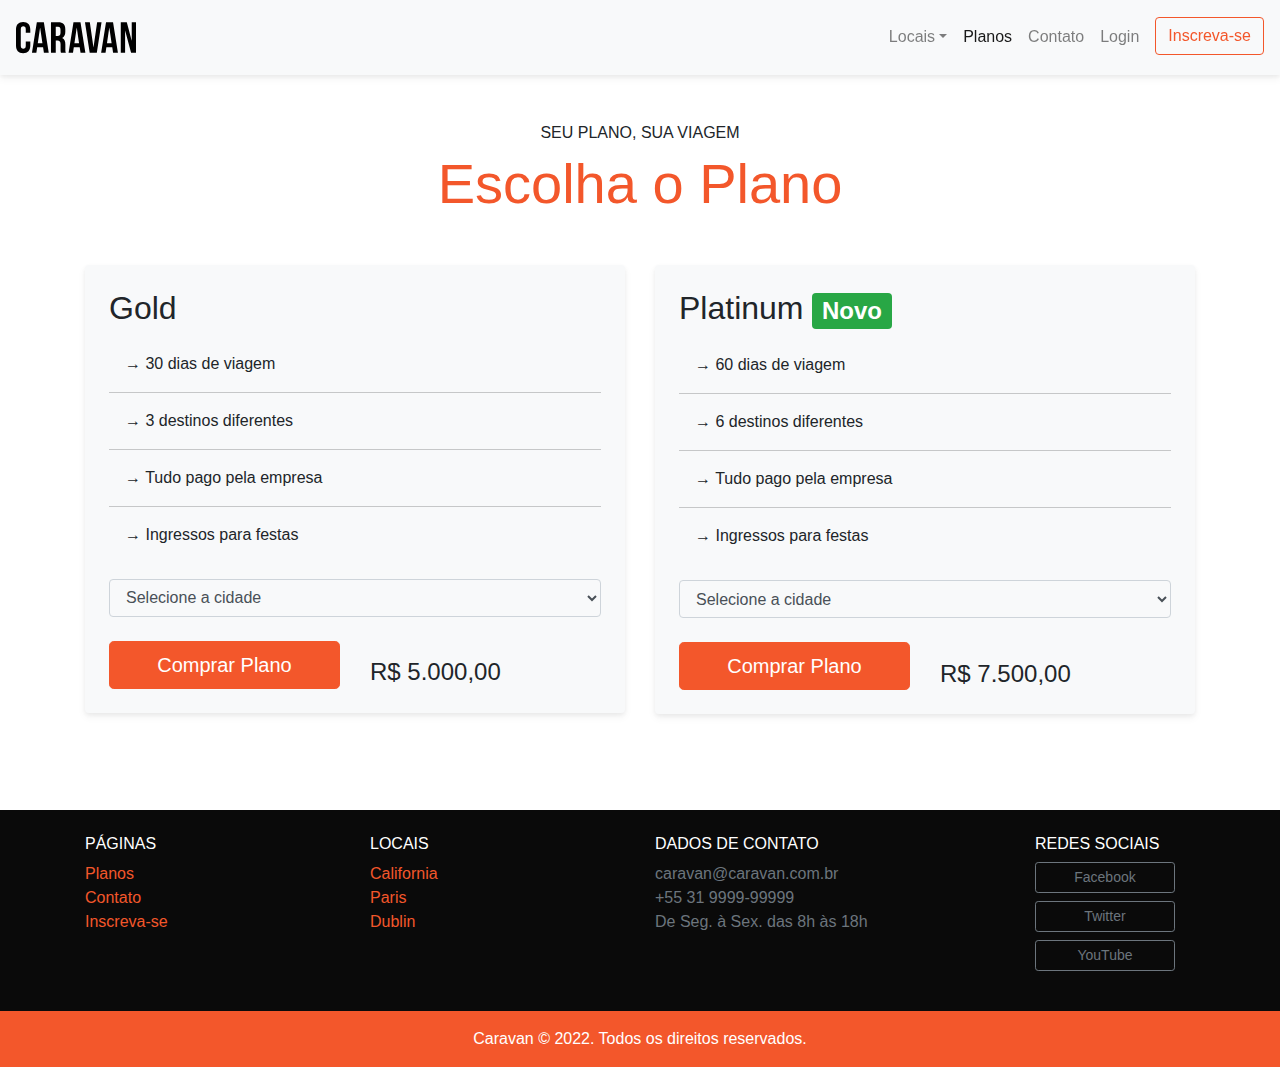
<file: planos.html>
<!DOCTYPE html>
<html lang="pt-br">
<head>
    <meta charset="UTF-8">
    <meta http-equiv="X-UA-Compatible" content="IE=edge">
    <meta name="viewport" content="width=device-width, initial-scale=1.0">
    <link rel="stylesheet" href="css/bootstrap.css">
    <link rel="stylesheet" href="css/style.css">
    <title>Planos | Caravan</title>
</head>
<body>

    <div class="modal fade" id="modalLogin" tabindex="-1" role="dialog" aria-labelledby="modalLogin" aria-hidden="true">
        <div class="modal-dialog" role="document">
            <div class="modal-content">
                <div class="modal-header">
                    <h5 class="modal-title" id="modalLogin">Entre na Sua Conta</h5>
                    <button type="button" class="close" data-dismiss="modal" aria-label="Close">
                        <span aria-hidden="true">&times;</span>
                    </button>
                </div>
                <div class="modal-body">
                    <form>
                        <div class="form-group">
                            <label for="loginEmail">Email</label>
                            <input type="email" class="form-control" id="loginEmail">
                        </div>
                        <div class="form-group">
                            <label for="loginSenha">Senha</label>
                            <input type="password" class="form-control" id="loginSenha">
                        </div>
                        <button type="submit" class="btn btn-primary">Entrar na Conta</button>
                        <small class="form-text text-muted">Esqueceu a senha? <a href="#">Clique aqui.</a></small>
                    </form>
                </div>
            </div>
        </div>
    </div>

    <nav class="navbar navbar-expand-md navbar-light bg-light fixed-top py-3 box-shadow">
        <a href="index.html" class="navbar-brand">
            <img src="img/caravan.svg" alt="Caravan">
        </a>
        
        <button class="navbar-toggler" type="button" data-toggle="collapse" data-target="#navbarSupportedContent" aria-controls="navbarSupportedContent" aria-expanded="false" aria-label="Abrir Navegação">
            <span class="navbar-toggler-icon"></span>
        </button>
        
        <div class="collapse navbar-collapse" id="navbarSupportedContent">
            <ul class="navbar-nav ml-auto">
                <li class="nav-item dropdown">
                    <a class="nav-link dropdown-toggle" href="#" id="navbarDropdown" role="button" data-toggle="dropdown" aria-haspopup="true" aria-expanded="false">Locais</a>
                    <div class="dropdown-menu" aria-labelledby="navbarDropdown">
                        <a class="dropdown-item" href="local.html">California</a>
                        <a class="dropdown-item" href="local.html">Paris</a>
                        <a class="dropdown-item" href="local.html">Dublin</a>
                    </div>
                </li>
                <li class="nav-item">
                    <a class="nav-link active" href="planos.html">Planos</a>
                </li>
                <li class="nav-item">
                    <a class="nav-link" href="contato.html">Contato</a>
                </li>
                <li class="nav-item">
                    <a class="nav-link" data-toggle="modal" data-target="#modalLogin" href="#">Login</a>
                </li>
                <li class="nav-item">
                    <a class="btn btn-outline-primary ml-md-2" href="inscricao.html">Inscreva-se</a>
                </li>
            </ul>
        </div>
    </nav>

    <section class="container">
        <div class="text-center my-5">
            <span class="h6 d-block">SEU PLANO, SUA VIAGEM</span>
            <h1 class="display-4 text-primary">Escolha o Plano</h1>
        </div>
        <div class="row">
            <div class="col-md mb-5">
                <div class="bg-light rounded p-4 box-shadow">
                    <h2>Gold</h2>
                    <ul class="lista-plano list-unstyled">
                        <li><span data-toggle="tooltip" data-placement="top" title="Isso mesmo! São 30 dias de viagem!">→ 30 dias de viagem</span></li>
                        <li>→ 3 destinos diferentes</li>
                        <li>→ Tudo pago pela empresa</li>
                        <li>→ Ingressos para festas</li>
                    </ul>

                    <form>
                        <div class="form-group">
                            <select class="form-control bg-light" id="inputCidades">
                              <option>Selecione a cidade</option>
                              <option>California</option>
                              <option>Paris</option>
                              <option>Dublin</option>
                            </select>
                          </div>
                    </form>
                    <div class="row mt-4 align-items-center">
                        <div class="col">
                            <a href="inscricao.html" class="btn btn-primary btn-lg btn-block">Comprar Plano</a>
                        </div>
                        <div class="col mt-3">
                            <span class="h4">
                                R$ 5.000,00
                            </span>
                        </div>
                    </div>
                </div>
            </div>
            
            <div class="col-md mb-5">
                <div class="bg-light rounded p-4 box-shadow">
                    <h2>Platinum <span class="badge badge-success">Novo</span></h2>
                    <ul class="lista-plano list-unstyled">
                        <li>→ 60 dias de viagem</li>
                        <li>→ 6 destinos diferentes</li>
                        <li>→ Tudo pago pela empresa</li>
                        <li>→ Ingressos para festas</li>
                    </ul>
    
                    <form>
                        <div class="form-group">
                            <select class="form-control bg-light" id="inputCidades">
                                <option>Selecione a cidade</option>
                                <option>California</option>
                                <option>Paris</option>
                                <option>Dublin</option>
                            </select>
                        </div>
                    </form>
                    <div class="row mt-4 align-items-center">
                        <div class="col">
                            <a href="inscricao.html" class="btn btn-primary btn-lg btn-block">Comprar Plano</a>
                        </div>
                        <div class="col mt-3">
                            <span class="h4">
                                R$ 7.500,00
                            </span>
                        </div>
                    </div>
                </div>
            </div>
        </div>
    </section>

    <footer class="bg-dark text-white mt-5">
        <div class="container py-4">
            <div class="row">
                <div class="col-md-3 col-6">
                    <h4 class="h6">
                        PÁGINAS
                    </h4>
                    <ul class="list-unstyled">
                        <li><a href="planos.html">Planos</a></li>
                        <li><a href="contato.html">Contato</a></li>
                        <li><a href="inscricao.html">Inscreva-se</a></li>
                    </ul>
                </div>

                <div class="col-md-3 col-6">
                    <h4 class="h6">
                        LOCAIS
                    </h4>
                    <ul class="list-unstyled">
                        <li><a href="local.html">California</a></li>
                        <li><a href="local.html">Paris</a></li>
                        <li><a href="local.html">Dublin</a></li>
                    </ul>
                </div>

                <div class="col-md-4 col-6">
                    <h4 class="h6">
                        DADOS DE CONTATO
                    </h4>
                    <ul class="list-unstyled text-secondary">
                        <li>caravan@caravan.com.br</li>
                        <li>+55 31 9999-99999</li>
                        <li>De Seg. à Sex. das 8h às 18h</li>
                    </ul>
                </div>

                <div class="col-md-2 col-6">
                    <h4 class="h6">
                        REDES SOCIAIS
                    </h4>
                    <ul class="list-unstyled">
                        <li><a class="btn btn-outline-secondary mb-2 btn-block btn-sm" href="#" style="max-width: 140px">Facebook</a></li>
                        <li><a class="btn btn-outline-secondary mb-2 btn-block btn-sm" href="#" style="max-width: 140px">Twitter</a></li>
                        <li><a class="btn btn-outline-secondary mb-2 btn-block btn-sm" href="#" style="max-width: 140px">YouTube</a></li>
                    </ul>
                </div>
            </div>
        </div>

        <div class="bg-primary text-center py-3">
            <p class="mb-0">Caravan &copy; 2022. Todos os direitos reservados.</p>
        </div>
    </footer>

    <script type="text/javascript" src="js/jquery-3.2.1.slim.min.js"></script>
    <script type="text/javascript" src="js/popper.min.js"></script>
    <script type="text/javascript" src="js/bootstrap.min.js"></script>
    <script type="text/javascript" src="js/script.js"></script>
</body>
</html>
</file>
<file: css/style.css>
body {
    padding-top: 75px;
}

.box-shadow {
    box-shadow: 0 2px 4px 0 rgba(0, 0, 0, .05), 0 4px 8px 0 rgba(0, 0, 0, .05);
}

#home-quote {
    background: url("../img/bg-quote.jpg") center center;
    background-size: cover;
}

.lista-plano li + li {
    border-top: 1px solid rgba(0, 0, 0, 0.2);
}

.lista-plano li {
    padding: 1rem;
}

@media (max-width: 767px) {

    #home-quote .display-4 {
        font-size: 2.5rem;
    }
    
    body {
        padding-top: 0;
    }

    .fixed-top {
        position: relative;
    }

}
</file>
